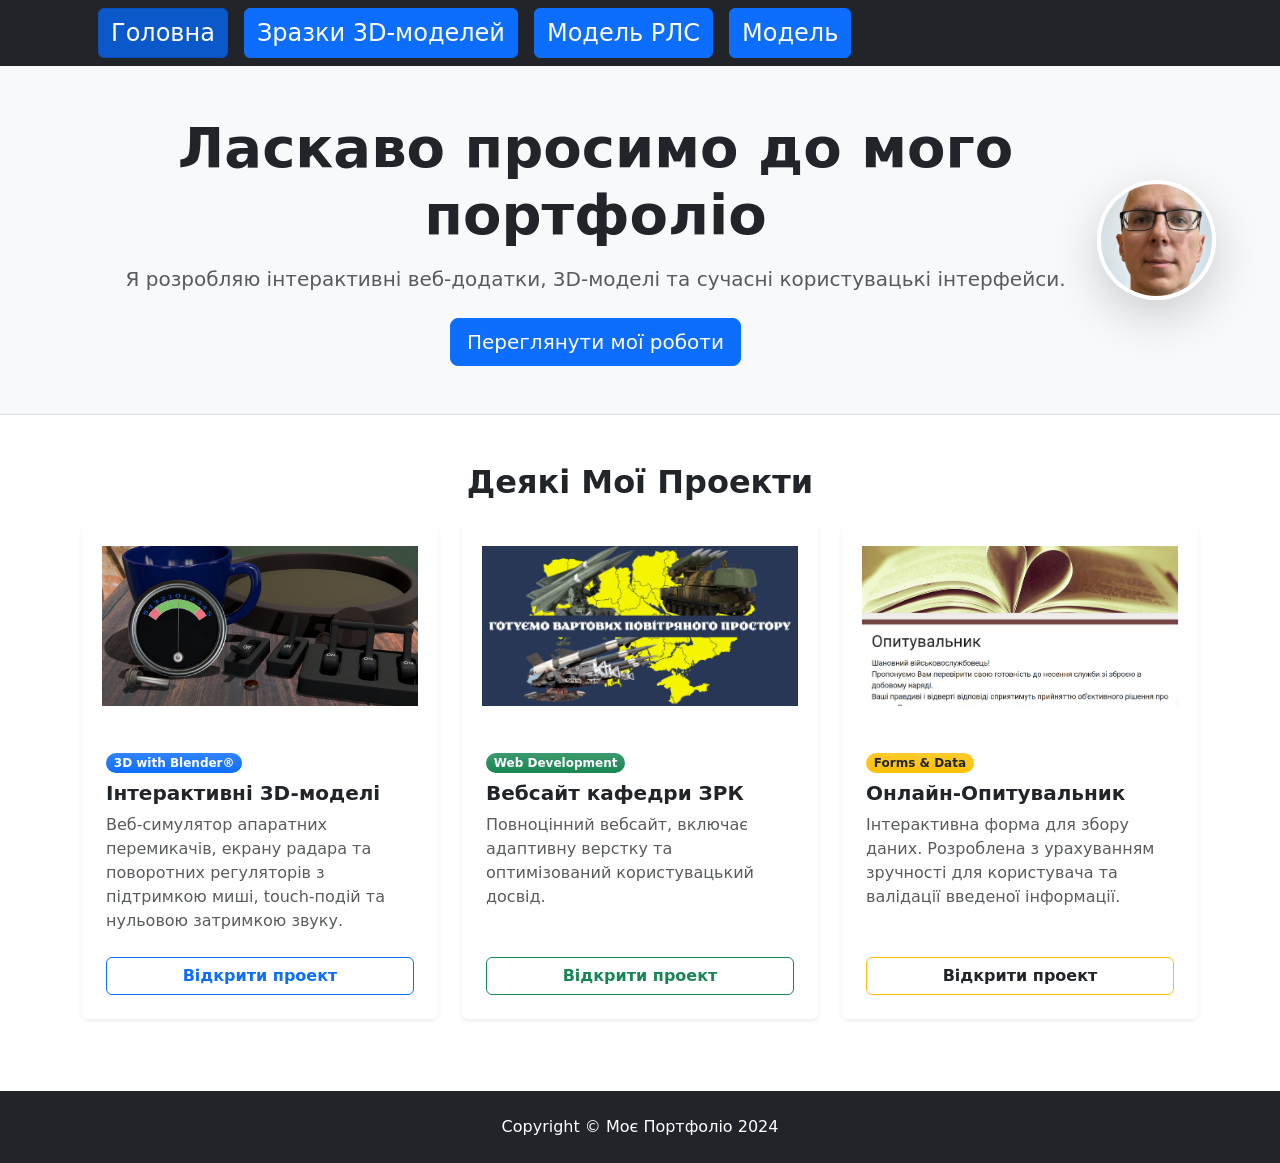
<file: index.html>
<!DOCTYPE html>
<html lang="uk">

<head>
    <meta charset="UTF-8">
    <meta name="viewport" content="width=device-width, initial-scale=1.0">
    <title>Моє Портфоліо | Головна</title>
    <link rel="stylesheet" href="css/bootstrap.min.css">
    <link rel="stylesheet" href="css/style.css">
</head>

<body>
    <div id="header-placeholder"></div>

    <header class="py-5 bg-light border-bottom mb-5">
        <div class="container px-5">
            <div class="row align-items-center justify-content-center">

                <div class="col-lg-11 text-center mb-4 mb-lg-0 order-2 order-lg-1">
                    <h1 class="display-4 fw-bolder mb-3">Ласкаво просимо до мого портфоліо</h1>
                    <p class="lead fw-normal text-muted mb-4">Я розробляю інтерактивні веб-додатки, 3D-моделі та сучасні
                        користувацькі інтерфейси.</p>
                    <a class="btn btn-primary btn-lg" href="#projects">Переглянути мої роботи</a>
                </div>

                <div class="col-lg-1 text-center order-1 order-lg-2 mb-4 mb-lg-0">
                    <img src="img/my_photo.jpg" alt="Моє фото"
                        class="img-fluid rounded-circle shadow-lg border border-4 border-white d-block mx-auto"
                        style="max-width: 120px; height: 120px; object-fit: cover;">
                </div>

            </div>
        </div>
    </header>

    <section class="container mb-5" id="projects">
        <h2 class="fw-bolder mb-4 text-center">Деякі Мої Проекти</h2>

        <div class="row gx-4 justify-content-center">

            <div class="col-lg-4 col-md-6 mb-4">
                <div class="card h-100 shadow-sm border-0 hover-zoom">
                    <img class="card-img-top" src="img/table.png" alt="3D Models Preview"
                        style="object-fit: cover; height: 200px; padding: 20px;">
                    <div class="card-body p-4">
                        <div class="badge bg-primary bg-gradient rounded-pill mb-2">3D with Blender&reg;</div>
                        <h5 class="card-title fw-bold">Інтерактивні 3D-моделі</h5>
                        <p class="card-text text-muted">Веб-симулятор апаратних перемикачів, екрану радара та поворотних
                            регуляторів з підтримкою миші, touch-подій та нульовою затримкою звуку.</p>
                    </div>
                    <div class="card-footer p-4 pt-0 bg-transparent border-top-0 text-center">
                        <a class="btn btn-outline-primary w-100 fw-bold" href="3d.html">Відкрити проект</a>
                    </div>
                </div>
            </div>

            <div class="col-lg-4 col-md-6 mb-4">
                <div class="card h-100 shadow-sm border-0 hover-zoom">
                    <img class="card-img-top" src="img/ws_screen.jpg" alt="3D Models Preview"
                        style="object-fit: cover; height: 200px; padding: 20px;">

                    <div class="card-body p-4">
                        <div class="badge bg-success bg-gradient rounded-pill mb-2">Web Development</div>
                        <h5 class="card-title fw-bold">Вебсайт кафедри ЗРК</h5>
                        <p class="card-text text-muted">Повноцінний вебсайт, включає адаптивну
                            верстку та оптимізований користувацький досвід.</p>
                    </div>
                    <div class="card-footer p-4 pt-0 bg-transparent border-top-0 text-center">
                        <a class="btn btn-outline-success w-100 fw-bold"
                            href="https://alexbor1976.github.io/website/main" target="_blank">Відкрити проект</a>
                    </div>
                </div>
            </div>

            <div class="col-lg-4 col-md-6 mb-4">
                <div class="card h-100 shadow-sm border-0 hover-zoom">
                    <img class="card-img-top" src="img/form.jpg" alt="3D Models Preview"
                        style="object-fit: cover; height: 200px; padding: 20px;">

                    <div class="card-body p-4">
                        <div class="badge bg-warning text-dark bg-gradient rounded-pill mb-2">Forms & Data</div>
                        <h5 class="card-title fw-bold">Онлайн-Опитувальник</h5>
                        <p class="card-text text-muted">Інтерактивна форма для збору даних. Розроблена з урахуванням
                            зручності для користувача та валідації введеної інформації.</p>
                    </div>
                    <div class="card-footer p-4 pt-0 bg-transparent border-top-0 text-center">
                        <a class="btn btn-outline-warning text-dark w-100 fw-bold"
                            href="https://docs.google.com/forms/d/e/1FAIpQLSf2XAPuwVt0_eKbv8Xhv36X7ZylHS2wWZ5y8l40bC7ZXb7OAQ/viewform"
                            target="_blank">Відкрити проект</a>
                    </div>
                </div>
            </div>

        </div>
    </section>

    <footer class="py-4 bg-dark mt-auto">
        <div class="container px-5">
            <p class="m-0 text-center text-white">Copyright &copy; Моє Портфоліо 2024</p>
        </div>
    </footer>

    <script src="js/jquery.min.js"></script>
    <script src="js/bootstrap.bundle.min.js"></script>
    <script src="js/script.js"></script>
</body>

</html>
</file>
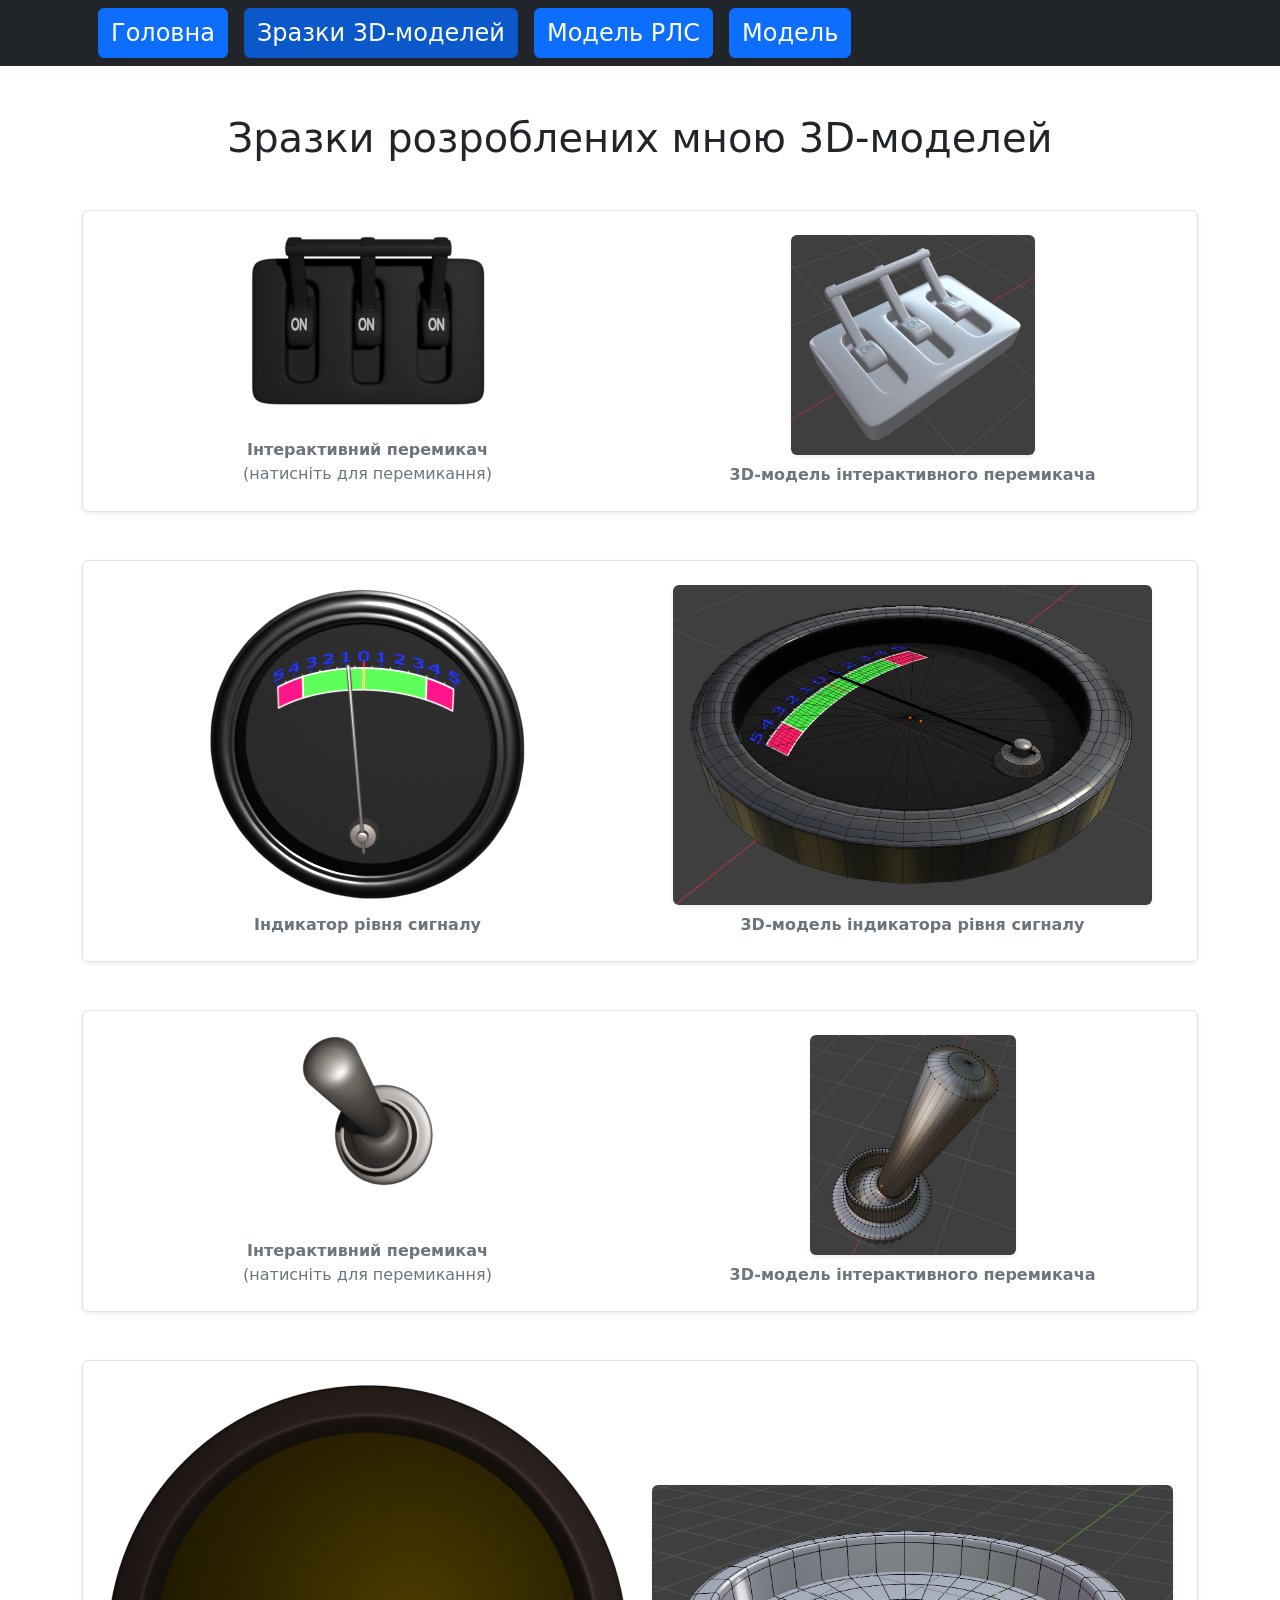
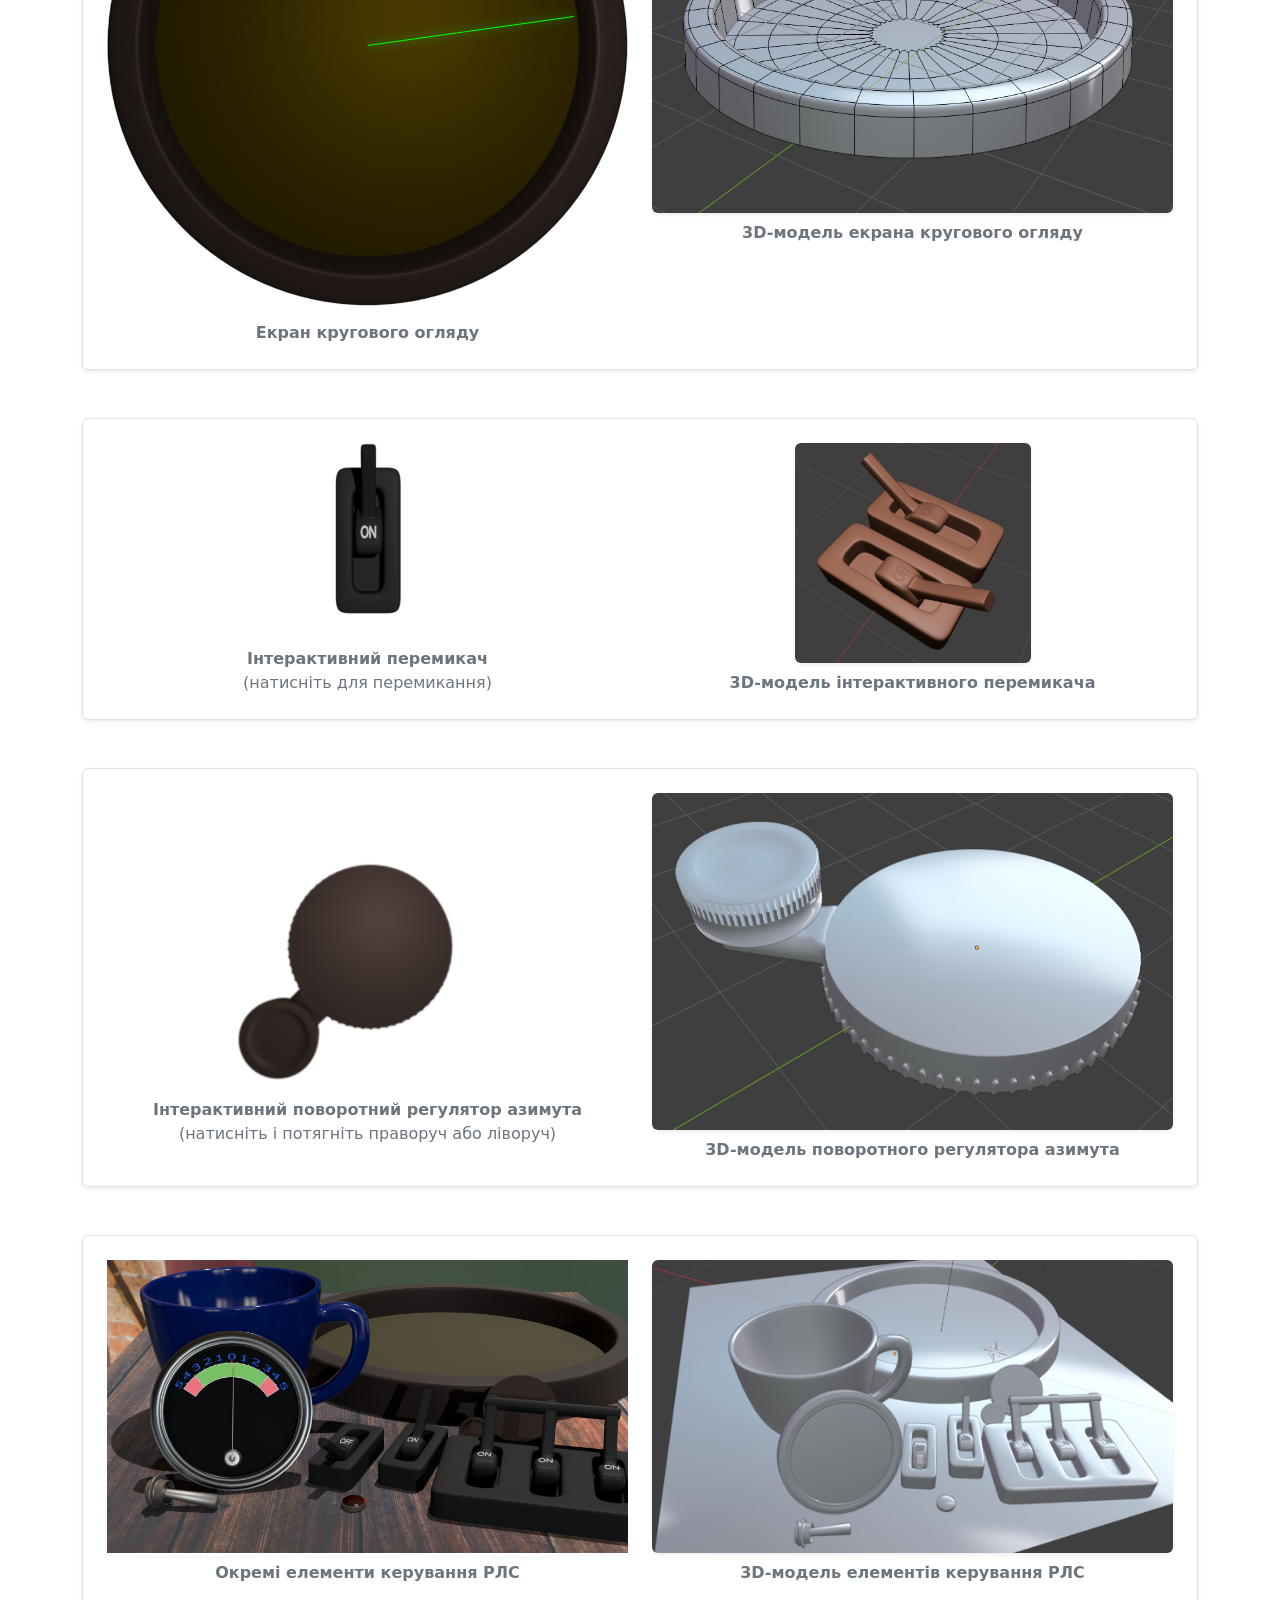
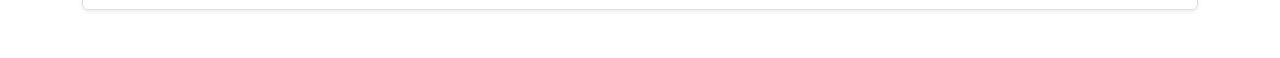
<file: 3d.html>
<!DOCTYPE html>
<html lang="en">

<head>
    <meta charset="UTF-8">
    <meta name="viewport" content="width=device-width, initial-scale=1.0">
    <title>Зразки 3D-моделей</title>
    <link rel="stylesheet" href="css/bootstrap.min.css">
    <link rel="stylesheet" href="css/style.css">
</head>

<body>
    <div id="header-placeholder"></div>

    <div class="container mt-5">
        <h1 class="mb-5 text-center">Зразки розроблених мною 3D-моделей</h1>

        <!-- Інтерактивний перемикач, Triple -->
        <div class="border rounded p-4 shadow-sm mb-5">
            <div class="row align-items-center justify-content-center">
                <div class="col-12 col-md-6 text-center mb-5 mb-md-0">
                    <button class="btn p-0 border-0 custom-image-btn" id="model3-btn">
                        <img src="img/triple_switch_off.png" alt="Switch Off" class="img-fluid switch-off d-none ">
                        <img src="img/triple_switch_on.png" alt="Switch On" class="img-fluid switch-on ">
                    </button>

                    <p class="mt-2 mb-0 fw-bold text-secondary">Інтерактивний перемикач</p>
                    <p class="mb-0 text-secondary">(натисніть для перемикання)</p>
                </div>

                <hr class="d-md-none text-secondary mb-5 opacity-25">

                <div class="col-12 col-md-6 text-center">
                    <img src="img/triple_switch_3d_model.png" alt="3D Model 1" class="img-fluid rounded shadow-sm">

                    <p class="mt-2 mb-0 fw-bold text-secondary">3D-модель інтерактивного перемикача</p>
                </div>
            </div>
        </div>

        <!-- power indicator, dynamic -->
        <div class="border rounded p-4 shadow-sm mb-5">
            <div class="row align-items-center justify-content-center">
                <div class="col-12 col-md-6 text-center mb-5 mb-md-0">
                    <!-- <button class="btn p-0 border-0 custom-image-btn" id="model1-btn">
                        <img src="img/single_switch_off.png" alt="Switch Off" class="img-fluid switch-off d-none">
                        <img src="img/single_switch_on.png" alt="Switch On" class="img-fluid switch-on ">
                    </button> -->
                    <div id='PowerIndicatorDial_id' style="position:relative;width:320px;height:320px;margin:auto">
                        <img src="img/power_indicator_bottom.png" class="w-100 h-100"></img>

                        <img id='PowerIndicatorStick_id' src="img/power_indicator_stick.png"
                            style="position: absolute;top:24%;left:46%;">
                    </div>

                    <p class="mt-2 mb-0 fw-bold text-secondary">Індикатор рівня сигналу</p>
                </div>

                <hr class="d-md-none text-secondary mb-5 opacity-25">

                <div class="col-12 col-md-6 text-center">
                    <img src="img/power_indicator_3d_model.png" alt="3D Model 1" class="img-fluid rounded shadow-sm">

                    <p class="mt-2 mb-0 fw-bold text-secondary">3D-модель індикатора рівня сигналу</p>
                </div>
            </div>
        </div>

        <!-- Інтерактивний перемикач, Steel -->
        <div class="border rounded p-4 shadow-sm mb-5">
            <div class="row align-items-center justify-content-center">
                <div class="col-12 col-md-6 text-center mb-5 mb-md-0">
                    <button class="btn p-0 border-0 custom-image-btn" id="model_steel-btn">
                        <img src="img/switch_steel_down.png" alt="Switch Off" class="img-fluid switch-off d-none">
                        <img src="img/switch_steel_top.png" alt="Switch On" class="img-fluid switch-on ">
                    </button>

                    <p class="mt-2 mb-0 fw-bold text-secondary">Інтерактивний перемикач</p>
                    <p class="mb-0 text-secondary">(натисніть для перемикання)</p>
                </div>

                <hr class="d-md-none text-secondary mb-5 opacity-25">

                <div class="col-12 col-md-6 text-center">
                    <img src="img/steel_switch_3d_model.png" alt="3D Model 1" class="img-fluid rounded shadow-sm">

                    <p class="mt-2 mb-0 fw-bold text-secondary">3D-модель інтерактивного перемикача</p>
                </div>
            </div>
        </div>

        <!-- Екран кругового огляду -->
        <div class="border rounded p-4 shadow-sm mb-5">
            <div class="row align-items-center justify-content-center">
                <div class="col-12 col-md-6 text-center mb-5 mb-md-0">
                    <div class="p-0 border-0 ppi-container" id="ppi_id">
                        <img src="img/osc.png" alt="PPI Screen" class="img-fluid ppi-bg">

                        <canvas id="ppi-canvas" class="ppi-canvas"></canvas>
                    </div>

                    <p class="mt-2 mb-0 fw-bold text-secondary">Екран кругового огляду</p>
                </div>

                <hr class="d-md-none text-secondary mb-5 opacity-25">

                <div class="col-12 col-md-6 text-center">
                    <img src="img/osc_3d.png" alt="3D Model 1" class="img-fluid rounded shadow-sm">

                    <p class="mt-2 mb-0 fw-bold text-secondary">3D-модель екрана кругового огляду</p>
                </div>
            </div>
        </div>


        <!-- Інтерактивний перемикач, Single -->
        <div class="border rounded p-4 shadow-sm mb-5">
            <div class="row align-items-center justify-content-center">
                <div class="col-12 col-md-6 text-center mb-5 mb-md-0">
                    <button class="btn p-0 border-0 custom-image-btn" id="model1-btn">
                        <img src="img/single_switch_off.png" alt="Switch Off" class="img-fluid switch-off d-none">
                        <img src="img/single_switch_on.png" alt="Switch On" class="img-fluid switch-on ">
                    </button>

                    <p class="mt-2 mb-0 fw-bold text-secondary">Інтерактивний перемикач</p>
                    <p class="mb-0 text-secondary">(натисніть для перемикання)</p>
                </div>

                <hr class="d-md-none text-secondary mb-5 opacity-25">

                <div class="col-12 col-md-6 text-center">
                    <img src="img/single_switch_3d_model.png" alt="3D Model 1" class="img-fluid rounded shadow-sm">

                    <p class="mt-2 mb-0 fw-bold text-secondary">3D-модель інтерактивного перемикача</p>
                </div>
            </div>
        </div>

        <!-- Поворотний регулятор азимута -->
        <div class="border rounded p-4 shadow-sm mb-5">
            <div class="row align-items-center justify-content-center">
                <div class="col-12 col-md-6 text-center mb-5 mb-md-0">
                    <div class="btn p-0 border-0" id="azimuth-btn">
                        <img src="img/azimuth_stick.png" alt="Azimuth Stick" class="img-fluid" draggable="false">
                    </div>

                    <p class="mt-2 mb-0 fw-bold text-secondary">Інтерактивний поворотний регулятор азимута</p>
                    <p class="mb-0 text-secondary">(натисніть і потягніть праворуч або ліворуч)</p>
                </div>

                <hr class="d-md-none text-secondary mb-5 opacity-25">

                <div class="col-12 col-md-6 text-center">
                    <img src="img/rotator_3d.png" alt="3D Model 1" class="img-fluid rounded shadow-sm">

                    <p class="mt-2 mb-0 fw-bold text-secondary">3D-модель поворотного регулятора азимута</p>
                </div>
            </div>
        </div>

        <!-- Окремі елементи керування РЛС -->
        <div class="border rounded p-4 shadow-sm mb-5">
            <div class="row align-items-center justify-content-center">
                <div class="col-12 col-md-6 text-center mb-5 mb-md-0">
                    <div class="btn p-0 border-0 custom-image-btn" >
                        <img src="img/table.png" alt="Azimuth Stick" class="img-fluid" draggable="false">
                    </div>

                    <p class="mt-2 mb-0 fw-bold text-secondary">Окремі елементи керування РЛС</p>
                </div>

                <hr class="d-md-none text-secondary mb-5 opacity-25">

                <div class="col-12 col-md-6 text-center">
                    <img src="img/table_3d.png" alt="3D Model 1" class="img-fluid rounded shadow-sm">

                    <p class="mt-2 mb-0 fw-bold text-secondary">3D-модель елементів керування РЛС</p>
                </div>
            </div>
        </div>

    </div>


    <script src="js/jquery.min.js"></script>
    <script src="js/bootstrap.bundle.min.js"></script>
    <script src="js/script.js"></script>
</body>

</html>
</file>
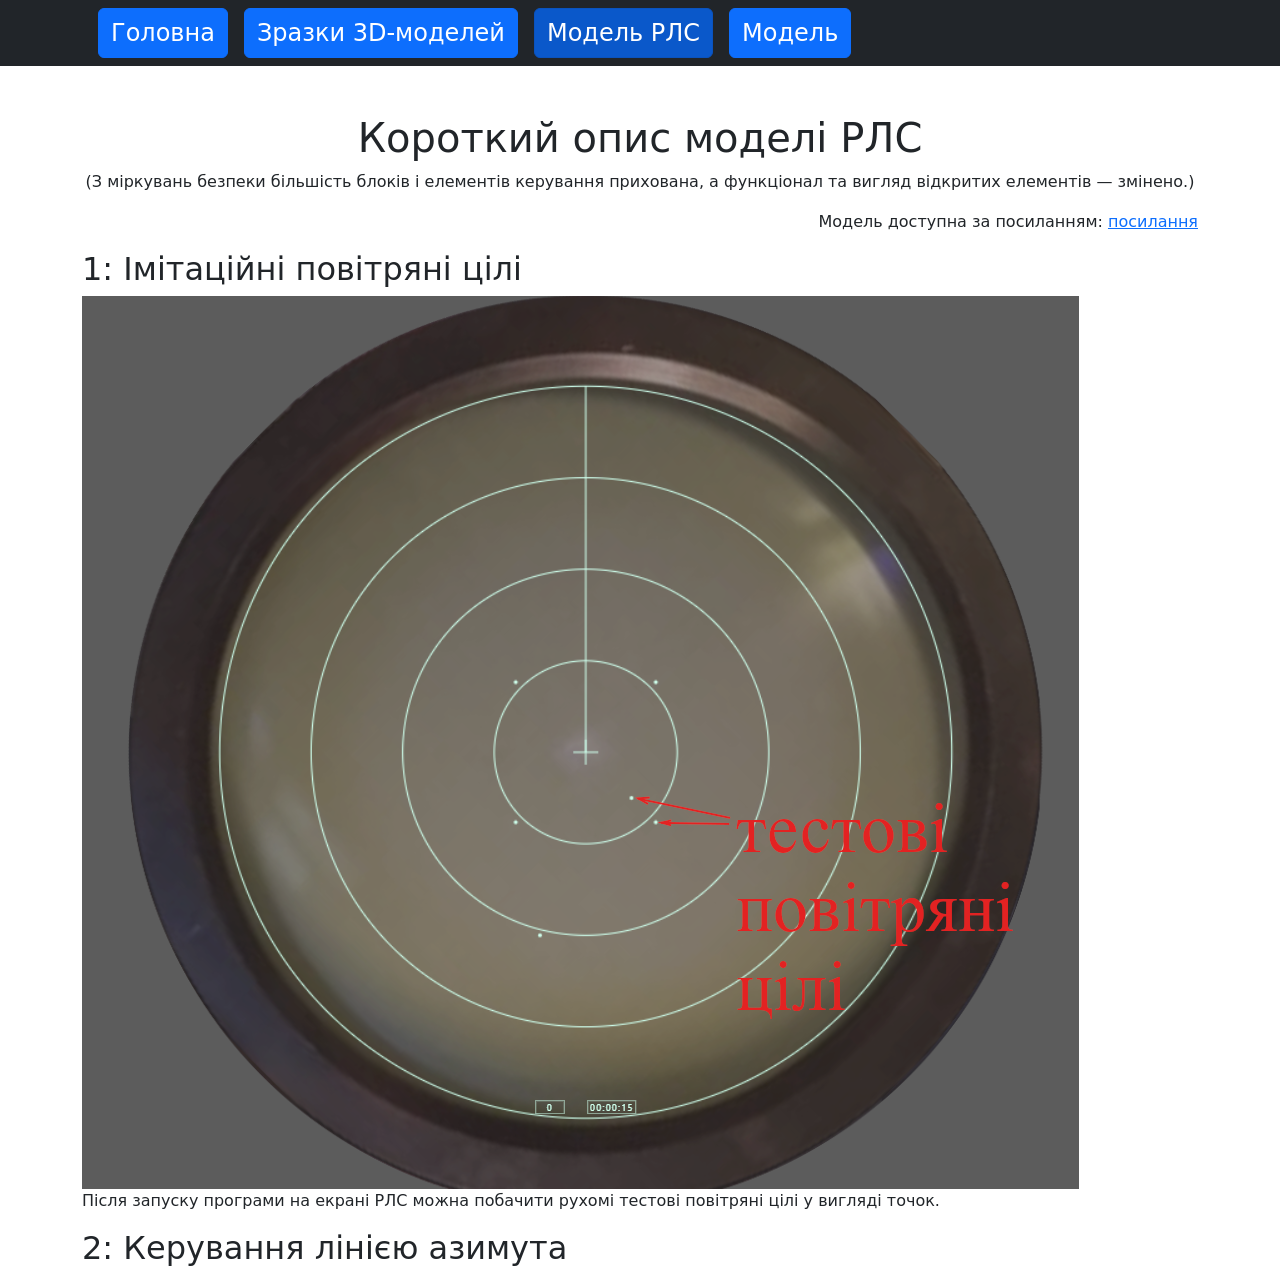
<file: model_rls.html>
<!DOCTYPE html>
<html lang="en">

<head>
    <meta charset="UTF-8">
    <meta name="viewport" content="width=device-width, initial-scale=1.0">
    <title>Модель РЛС</title>
    <link rel="stylesheet" href="css/bootstrap.min.css">
    <link rel="stylesheet" href="css/style.css">
</head>

<body>
    <div id="header-placeholder"></div>

    <div class="container mt-5">
        <h1 class="text-center">Короткий опис моделі РЛС</h1>
        <p class="text-center">(З міркувань безпеки більшість блоків і елементів керування прихована, а функціонал та вигляд відкритих елементів — змінено.)</p>
        <p class="mb-3 text-end"> Модель доступна за посиланням: 
            <a href="TO/TDECC_TO_start.html" target="_blank" class="custom-mobile-btn">посилання </a>
        </p>
        
        <h2 class="">1: Імітаційні повітряні цілі</h2>
        <img src="img/rls_caption1.png" alt="Switch Off" class="img-fluid">
        <p class="mb-3 "> Після запуску програми на екрані РЛС можна побачити рухомі тестові повітряні цілі у вигляді точок. 
        </p>

        <h2 class="">2: Керування лінією азимута</h2>

    </div>


    <script src="js/jquery.min.js"></script>
    <script src="js/bootstrap.bundle.min.js"></script>
    <script src="js/script.js"></script>
</body>

</html>
</file>
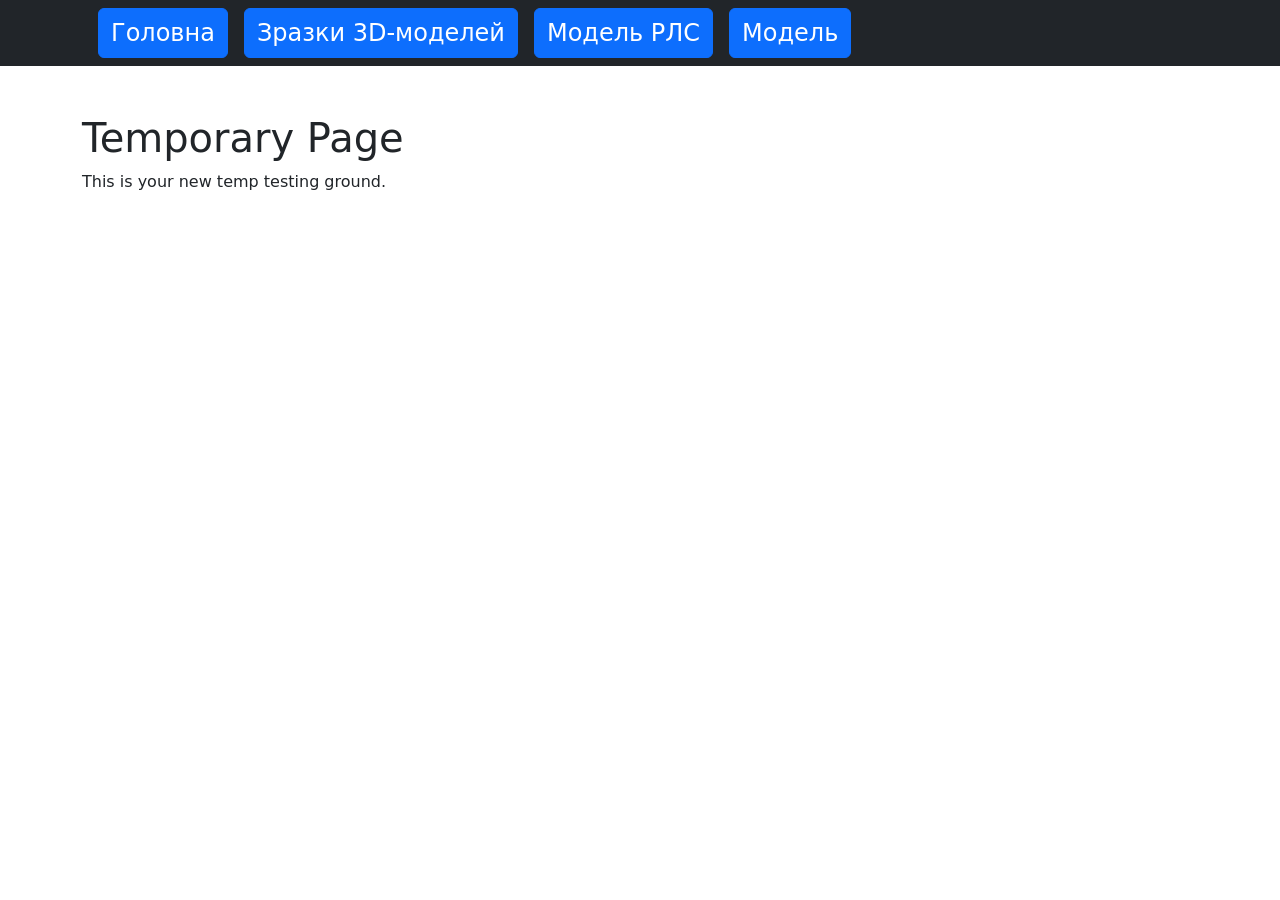
<file: temp.html>
<!DOCTYPE html>
<html lang="en">
<head>
    <meta charset="UTF-8">
    <meta name="viewport" content="width=device-width, initial-scale=1.0">
    <title>Temp Page</title>
    <link rel="stylesheet" href="css/bootstrap.min.css">
    <link rel="stylesheet" href="css/style.css">
</head>
<body>
    <div id="header-placeholder"></div>

    <div class="container mt-5">
        <h1>Temporary Page</h1>
        <p>This is your new temp testing ground.</p>
    </div>

    <script src="js/jquery.min.js"></script>
    <script src="js/bootstrap.bundle.min.js"></script>
    <script src="js/script.js"></script>
</body>
</html>
</file>
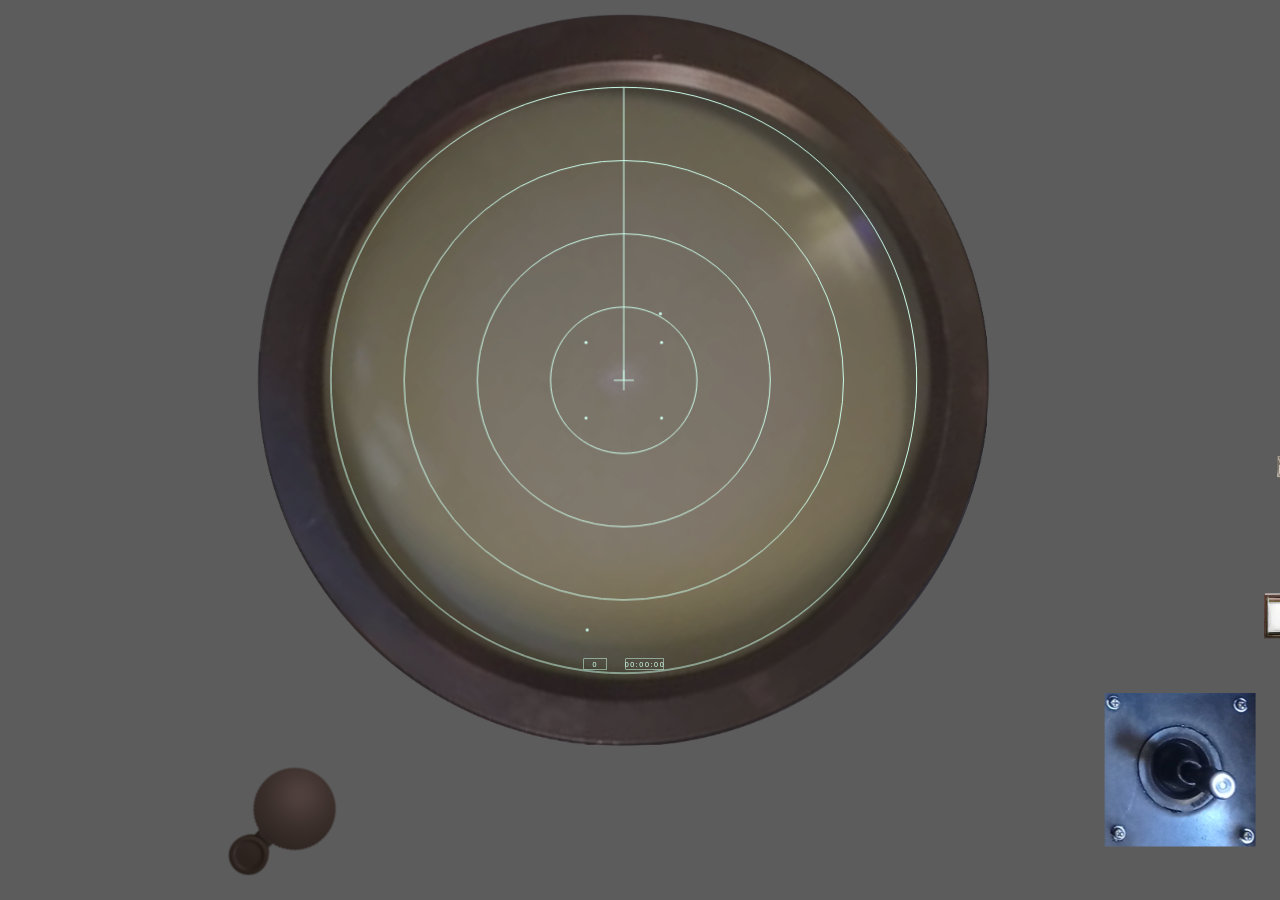
<file: TO/TDECC_TO_start.html>
<!DOCTYPE html>
<html lang="en">

<head>
    <meta charset="UTF-8">
    <meta name="viewport" content="width=device-width, initial-scale=1.0">
    <title>TO</title>
    <link rel="stylesheet" href="DATA/css/vendors/bootstrap.min.css">
    <link rel="stylesheet" href="DATA/css/styles.css">
</head>

<body>
    <div id="f1_window_id"></div>

    <div id="zoom-pan-container">
        <div id="zoom-pan-content">
            <div id="main_id" class="d-flex flex-column ">
                <!-- <div id="block_to_panel_id" class="cpanel d-inline-block align-self-end"></div> -->
                <div class="d-flex flex-row">
                    <div id="block_to_panel_id" class="cpanel d-inline-block align-self-end"></div>

                    <!-- New large block on the right -->
                    <!-- <div id="powerBlockId" class="large-panel"> -->
                        <!-- <div id="powerBlockId" class="large-panel flex-grow-1"> -->
                    <!-- </div> -->
                </div>

                <div class="cpanel d-flex align-self-end">
                    <div id="block_to_state_panel_id" class="cpanel d-inline-block"></div>
                    <!-- <div id="block_to_communication_device_id" class="cpanel d-inline-block"></div> -->
                </div>
            </div>
        </div>
    </div>

    <!-- ALL THE SCRIPTS ARE BEING ADDING BELOW -->
    <script src="bundle.js"></script>

    <!-- jquery, bootstrap, zooming, panning -->
    <!-- <script src="DATA/js/vendors/jquery-3.7.1.min.js"></script>
    <script src="DATA/js/vendors/jquery-ui.min.js"></script>
    <script src="DATA/js/vendors/bootstrap.bundle.min.js"></script>
    <script src="DATA/js/vendors/zoom_pan.js"></script>
    <script src="DATA/js/Settings.js"></script>
    <script src="DATA/js/Units/UnitsConverter.js"></script> -->

    <!-- ELEMENTS OF BLOCKS -->
    <!-- <script src="DATA/js/block_elements/Root.js"></script>
    <script src="DATA/js/block_elements/MultiSwitch.js"></script>
    <script src="DATA/js/block_elements/RotateButton.js"></script>
    <script src="DATA/js/block_elements/ArmSafeTest.js"></script>
    <script src="DATA/js/block_elements/ToModeSwitch.js"></script>
    <script src="DATA/js/block_elements/TestTarget.js"></script>
    <script src="DATA/js/block_elements/JoystickSign.js"></script>
    <script src="DATA/js/block_elements/TrackDataLabel.js"></script>
    <script src="DATA/js/block_elements/PPI.js"></script>
    <script src="DATA/js/block_elements/PPI_TO.js"></script>
    <script src="DATA/js/block_elements/HorizontalDrag.js"></script>
    <script src="DATA/js/block_elements/AzimuthDrag.js"></script>
    <script src="DATA/js/block_elements/Drag.js"></script>
    <script src="DATA/js/block_elements/Joystick.js"></script>
    <script src="DATA/js/block_elements/RangePPI.js"></script>
    <script src="DATA/js/block_elements/TrackDataBtn.js"></script>
    <script src="DATA/js/block_elements/TargetPackage2Ro.js"></script>
    <script src="DATA/js/block_elements/PPITimeAzimuth.js"></script>
    <script src="DATA/js/block_elements/PowerLamp.js"></script>
    <script src="DATA/js/block_elements/PowerTripleSwitch.js"></script>
    <script src="DATA/js/block_elements/PowerSingleSwitch.js"></script>
    <script src="DATA/js/block_elements/SwitchSteel.js"></script>
    <script src="DATA/js/block_elements/PowerIndicator.js"></script>
    <script src="DATA/js/block_elements/PowerIndicatorStick.js"></script> -->

    <!-- BLOCKS -->
    <!-- <script src="DATA/js/BlockTOCommunicationDevice.js"></script>
    <script src="DATA/js/BlockTOStatePanel.js"></script>
    <script src="DATA/js/BlockTOPanel.js"></script>
    <script src="DATA/js/ContextMenu.js"></script>
    <script src="DATA/js/PowerBlock.js"></script> -->

    <!-- THE F1 WINDOW -->
    <!-- <script src="DATA/js/F1Win/Settings.js"></script>
    <script src="DATA/js/F1Win/F1Tab.js"></script>
    <script src="DATA/js/F1Win/F1TabChild.js"></script>
    <script src="DATA/js/F1Win/F1Win.js"></script>
    <script src="DATA/js/F1Win/main.js"></script> -->

    <!-- THE MAIN STARTING POINT -->
    <!-- <script src="DATA/js/Main.js"></script> -->
</body>

</html>
</file>
<file: css/style.css>
/* 1. The container acts as the anchor point */
.ppi-container {
    position: relative;
    display: inline-block;
    /* Keeps the container tightly wrapped around the image */
    width: 100%;
}

/* 2. The background image */
.ppi-bg {
    display: block;
    width: 100%;
    height: auto;
}

/* 3. The canvas is stretched to perfectly cover the container */
.ppi-canvas {
    position: absolute;
    top: 0;
    left: 0;
    width: 100%;
    height: 100%;
    /* This allows mouse clicks to pass right through the canvas if you need to click the image below */
    pointer-events: none;
}
/* 1. The container acts as the anchor point */


/* 2. The rotator */
/* Застосовуємо до самого контейнера, а не до зображення */
#model1-btn {
    touch-action: none; 
    cursor: grab;
    display: inline-block; 
}

#model1-btn img {
    transform-origin: 50% 50%; 
    user-select: none; 
    -webkit-user-drag: none;
    /* REMOVED pointer-events: none; from here! */
}

#model1-btn.dragging {
    cursor: grabbing !important;
}
/* 2. The rotator */


/* Smoothly scales the image up and enhances the shadow on hover */
.hover-zoom {
    transition: transform 0.3s ease-in-out, box-shadow 0.3s ease-in-out;
    /* Optional: changes cursor so the user knows they are interacting with it */
    cursor: crosshair; 
}

.hover-zoom:hover {
    transform: scale(1.05); /* Increases size by 5% */
    box-shadow: 0 10px 20px rgba(0,0,0,0.2) !important; /* Deepens the shadow */
}


/* Smoothly scales the element up and enhances the shadow on hover */
.hover-zoom {
    transition: transform 0.3s ease-in-out, box-shadow 0.3s ease-in-out;
}

.hover-zoom:hover {
    transform: translateY(-5px) scale(1.02); /* Lifts the card up slightly instead of just zooming */
    box-shadow: 0 15px 25px rgba(0,0,0,0.15) !important;
}

/* We only want the crosshair on images inside the 3d page, not on these portfolio cards */
.hover-zoom img {
    cursor: crosshair;
}

/* Change the hamburger menu bars to Bootstrap's Primary Blue */
.navbar-dark .navbar-toggler-icon {
    background-image: url("data:image/svg+xml,%3csvg xmlns='http://www.w3.org/2000/svg' viewBox='0 0 30 30'%3e%3cpath stroke='%230d6efd' stroke-linecap='round' stroke-miterlimit='10' stroke-width='2.5' d='M4 7h22M4 15h22M4 23h22'/%3e%3c/svg%3e") !important;
}

/* Make the border of the toggle button match the blue bars */
.navbar-dark .navbar-toggler {
    border-color: #0d6efd !important;
    /* Optional: adds a subtle blue glow when clicked */
    box-shadow: 0 0 10px rgba(13, 110, 253, 0.25); 
}
</file>
<file: TO/DATA/css/styles.css>
#zoom-pan-container {
  width: 100%;
  height: 100vh;
  overflow: hidden;
  position: relative;
}

#zoom-pan-content {
  width: 2500px;
  height: 720px;
  position: relative;
  top: 0;
  left: 0;
  transform-origin: 0 0;
}

.cpanel {
  position: relative;
}/*# sourceMappingURL=styles.css.map */
</file>
